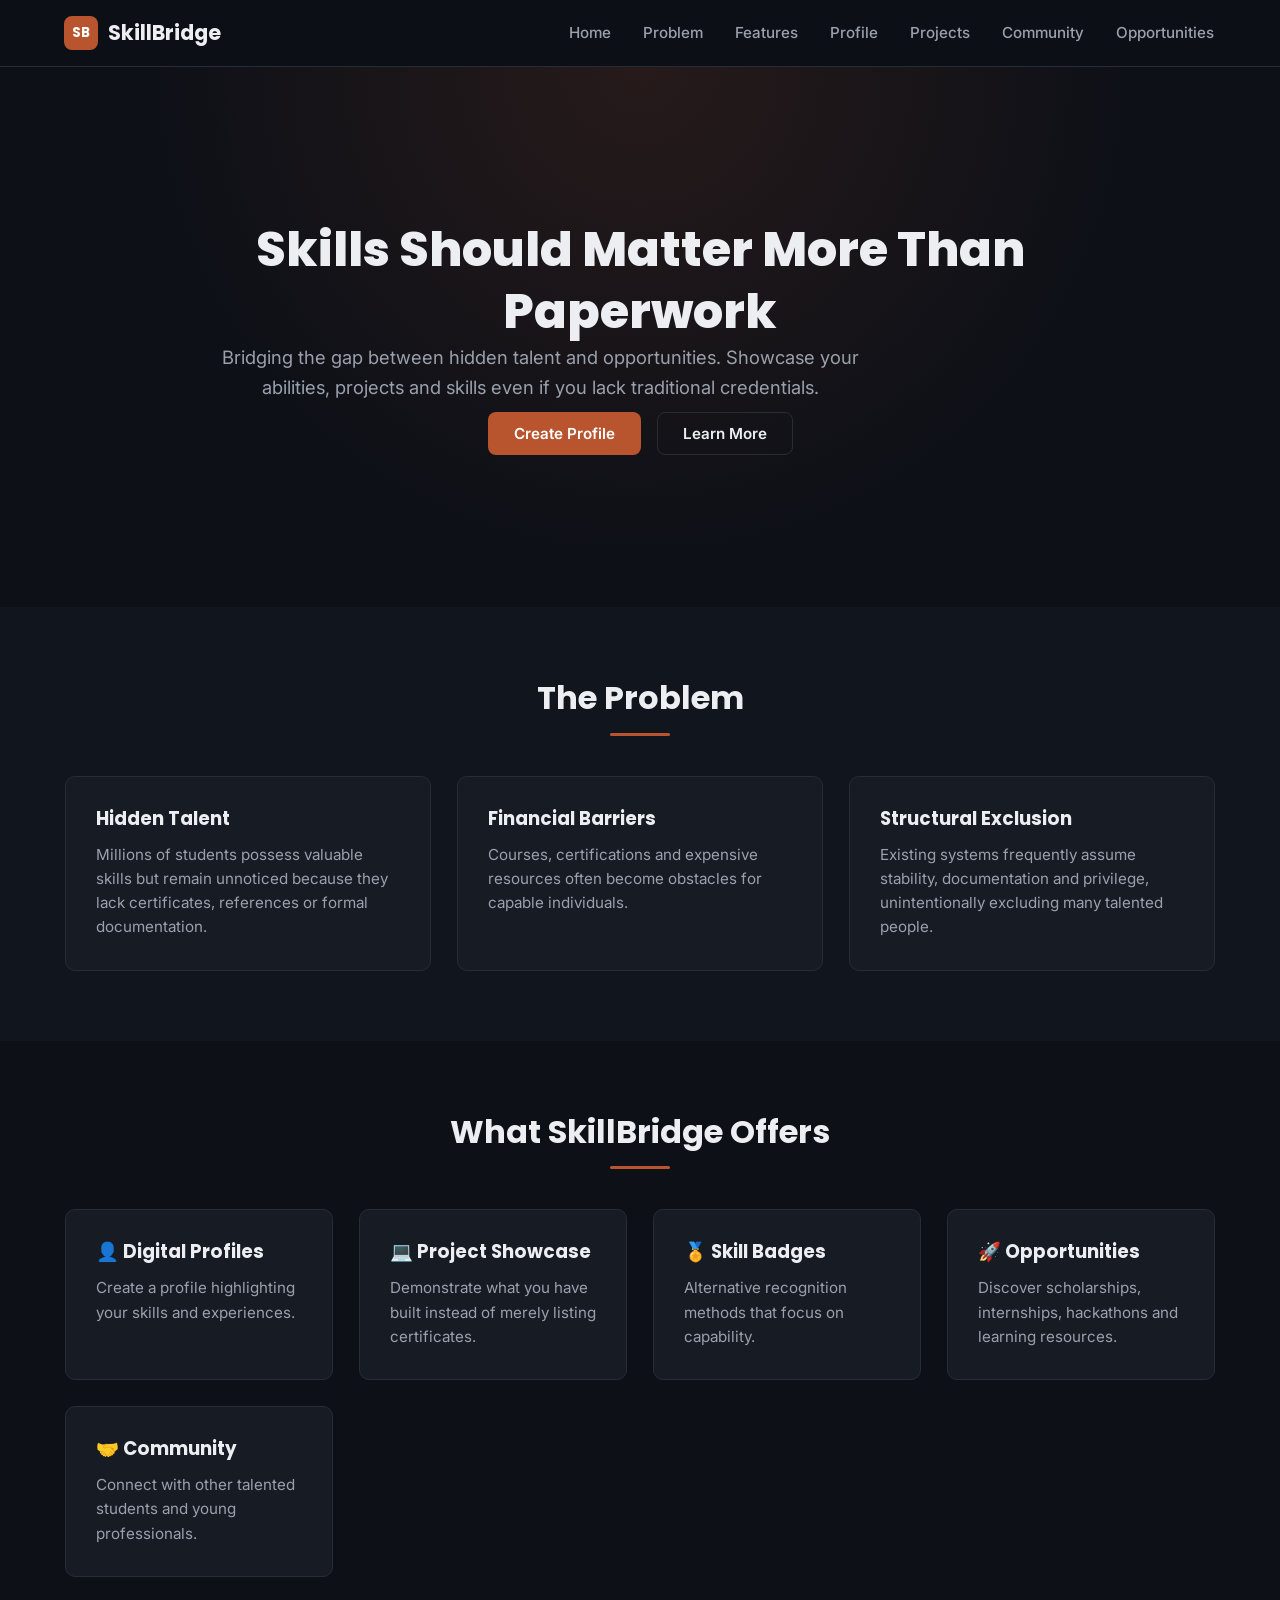
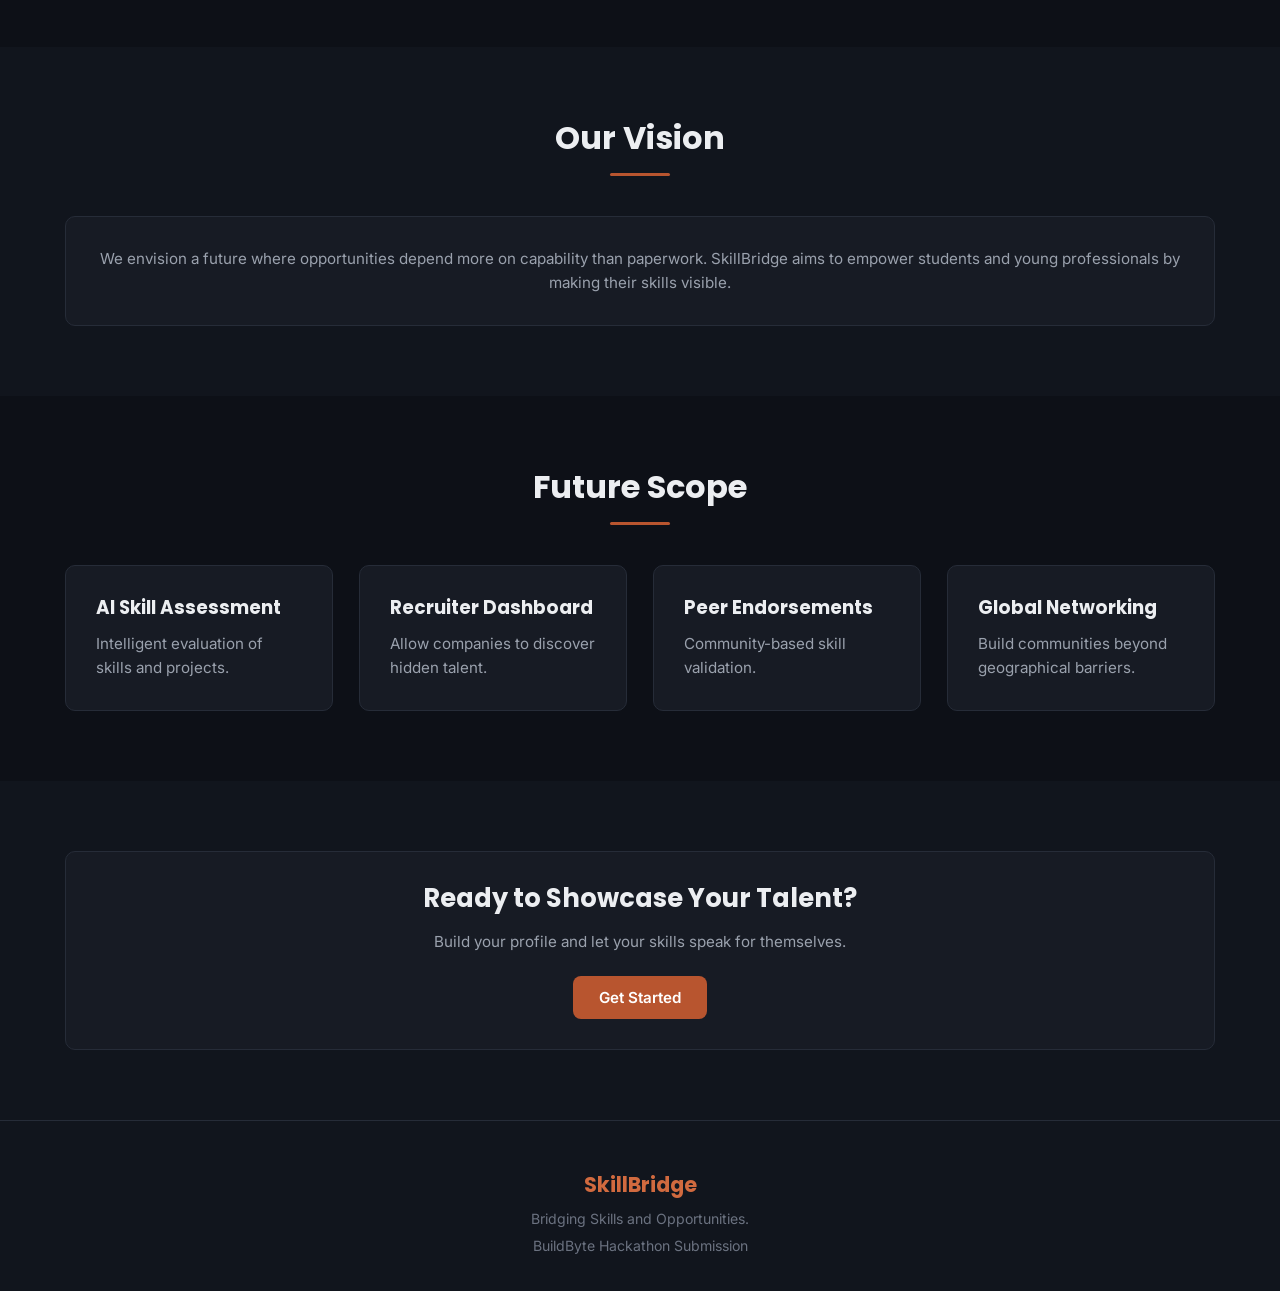
<file: index.html>
<!DOCTYPE html>
<html lang="en">
<head>
    <meta charset="UTF-8">
    <meta name="viewport" content="width=device-width, initial-scale=1.0">
    <title>SkillBridge</title>

    <link rel="stylesheet" href="style.css">
</head>
<body>

    <!-- ================= NAVBAR ================= -->

    <nav id="navbar">

        <div class="logo">
            SkillBridge
        </div>

        <ul class="nav-links">

            <li><a href="#home">Home</a></li>

            <li><a href="#problem">Problem</a></li>

            <li><a href="#features">Features</a></li>

            <li><a href="profile.html">Profile</a></li>

            <li><a href="projects.html">Projects</a></li>

            <li><a href="community.html">Community</a></li>

            <li><a href="opportunities.html">Opportunities</a></li>

        </ul>

    </nav>


    <!-- ================= HERO ================= -->

    <section id="home" class="hero">

        <div class="hero-content">

            <h1 class="hero-title">
                Skills Should Matter More Than Paperwork
            </h1>

            <p class="hero-subtitle">

                Bridging the gap between hidden talent and opportunities.
                Showcase your abilities, projects and skills even if you
                lack traditional credentials.

            </p>

            <div class="hero-buttons">

                <a href="profile.html">
                    <button class="primary-btn">
                        Create Profile
                    </button>
                </a>

                <a href="#features">
                    <button class="secondary-btn">
                        Learn More
                    </button>
                </a>

            </div>

        </div>

    </section>



    <!-- ================= PROBLEM SECTION ================= -->

    <section id="problem">

        <h2 class="section-title">
            The Problem
        </h2>

        <div class="problem-container">

            <div class="card">

                <h3>Hidden Talent</h3>

                <p>

                    Millions of students possess valuable skills but
                    remain unnoticed because they lack certificates,
                    references or formal documentation.

                </p>

            </div>


            <div class="card">

                <h3>Financial Barriers</h3>

                <p>

                    Courses, certifications and expensive resources
                    often become obstacles for capable individuals.

                </p>

            </div>


            <div class="card">

                <h3>Structural Exclusion</h3>

                <p>

                    Existing systems frequently assume stability,
                    documentation and privilege, unintentionally
                    excluding many talented people.

                </p>

            </div>

        </div>

    </section>



    <!-- ================= FEATURES ================= -->

    <section id="features">

        <h2 class="section-title">

            What SkillBridge Offers

        </h2>

        <div class="features-container">

            <div class="card">

                <h3>👤 Digital Profiles</h3>

                <p>

                    Create a profile highlighting your skills and
                    experiences.

                </p>

            </div>


            <div class="card">

                <h3>💻 Project Showcase</h3>

                <p>

                    Demonstrate what you have built instead of merely
                    listing certificates.

                </p>

            </div>


            <div class="card">

                <h3>🏅 Skill Badges</h3>

                <p>

                    Alternative recognition methods that focus on
                    capability.

                </p>

            </div>


            <div class="card">

                <h3>🚀 Opportunities</h3>

                <p>

                    Discover scholarships, internships, hackathons and
                    learning resources.

                </p>

            </div>


            <div class="card">

                <h3>🤝 Community</h3>

                <p>

                    Connect with other talented students and young
                    professionals.

                </p>

            </div>

        </div>

    </section>



    <!-- ================= IMPACT SECTION ================= -->

    <section id="impact">

        <h2 class="section-title">

            Our Vision

        </h2>

        <div class="card">

            <p>

                We envision a future where opportunities depend more
                on capability than paperwork.

                SkillBridge aims to empower students and young
                professionals by making their skills visible.

            </p>

        </div>

    </section>



    <!-- ================= FUTURE SCOPE ================= -->

    <section id="future">

        <h2 class="section-title">

            Future Scope

        </h2>

        <div class="features-container">

            <div class="card">

                <h3>AI Skill Assessment</h3>

                <p>

                    Intelligent evaluation of skills and projects.

                </p>

            </div>


            <div class="card">

                <h3>Recruiter Dashboard</h3>

                <p>

                    Allow companies to discover hidden talent.

                </p>

            </div>


            <div class="card">

                <h3>Peer Endorsements</h3>

                <p>

                    Community-based skill validation.

                </p>

            </div>


            <div class="card">

                <h3>Global Networking</h3>

                <p>

                    Build communities beyond geographical barriers.

                </p>

            </div>

        </div>

    </section>



    <!-- ================= CALL TO ACTION ================= -->

    <section id="cta">

        <div class="card">

            <h2>

                Ready to Showcase Your Talent?

            </h2>

            <p>

                Build your profile and let your skills speak for
                themselves.

            </p>

            <a href="profile.html">

                <button class="primary-btn">

                    Get Started

                </button>

            </a>

        </div>

    </section>



    <!-- ================= FOOTER ================= -->

    <footer id="footer">

        <h3>

            SkillBridge

        </h3>

        <p>

            Bridging Skills and Opportunities.

        </p>

        <p>

            BuildByte Hackathon Submission
        </p>

    </footer>


    <script src="script.js"></script>

</body>
</html>
</file>
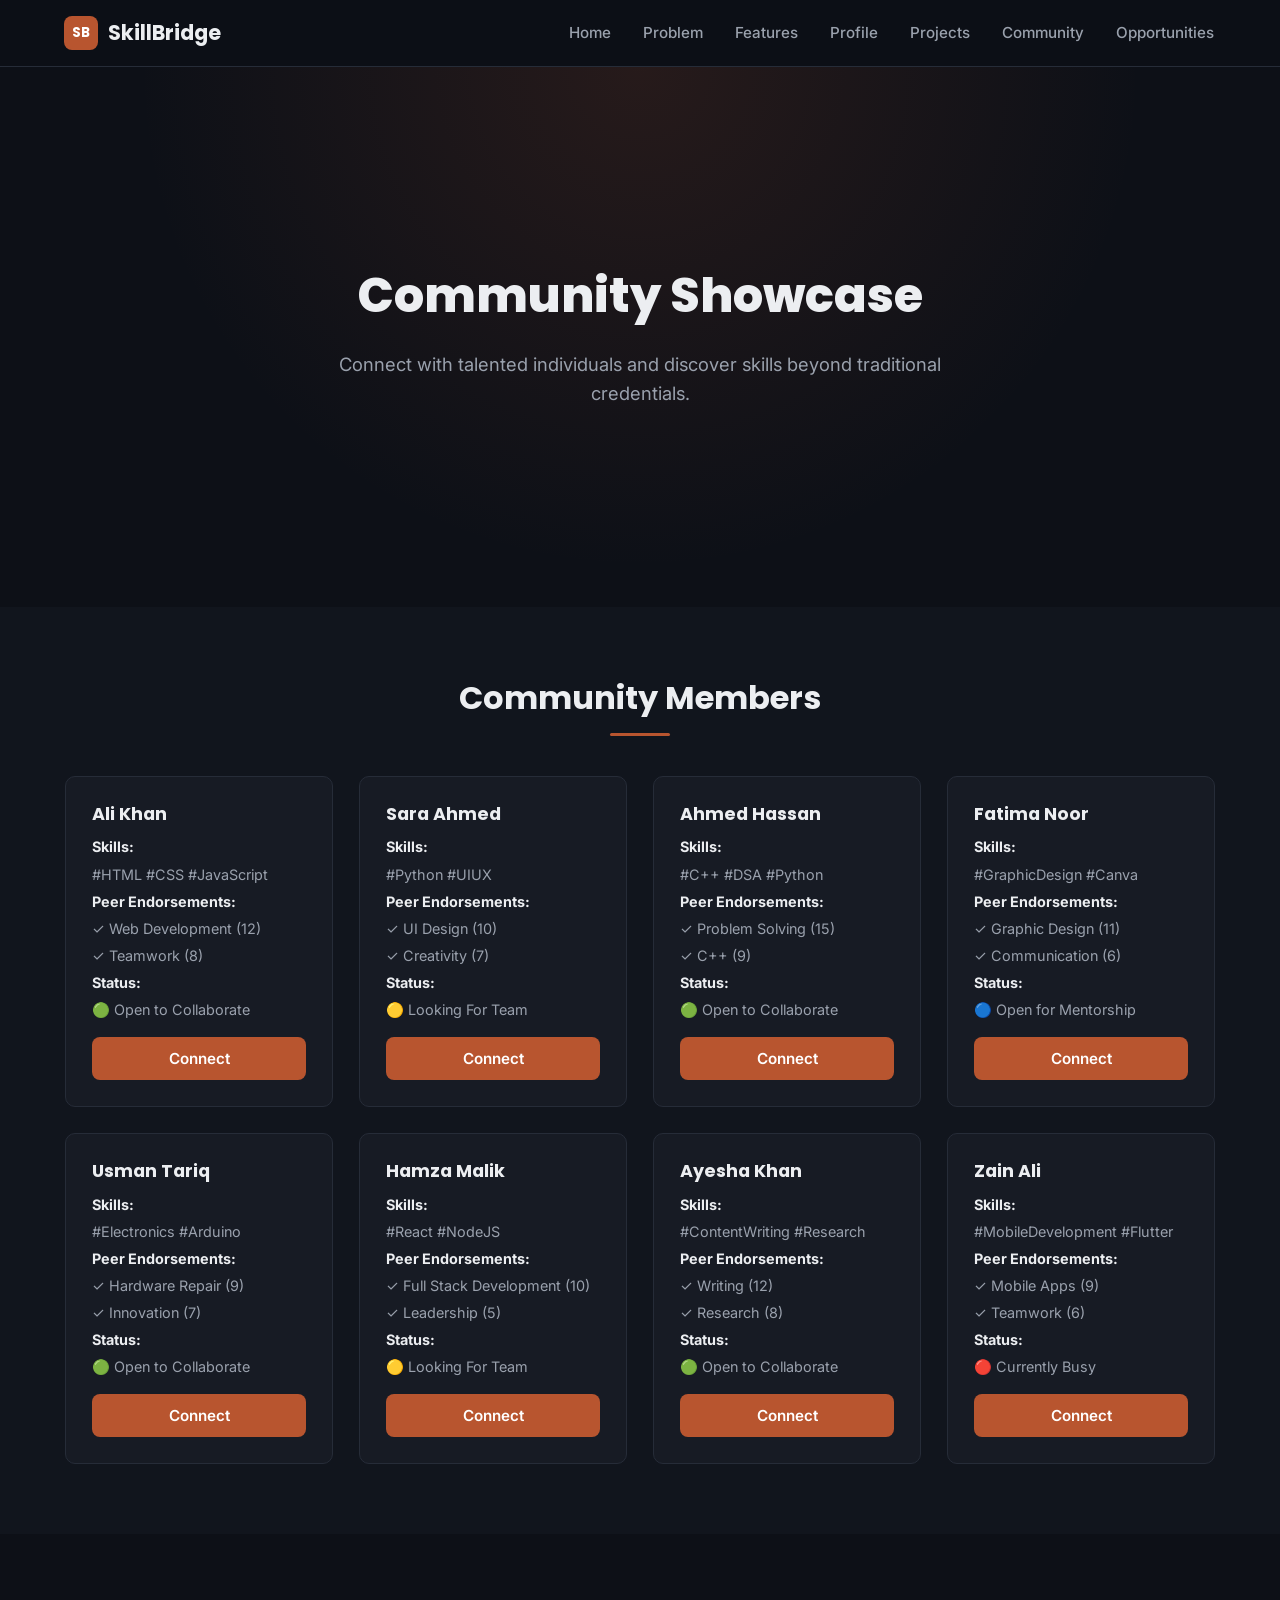
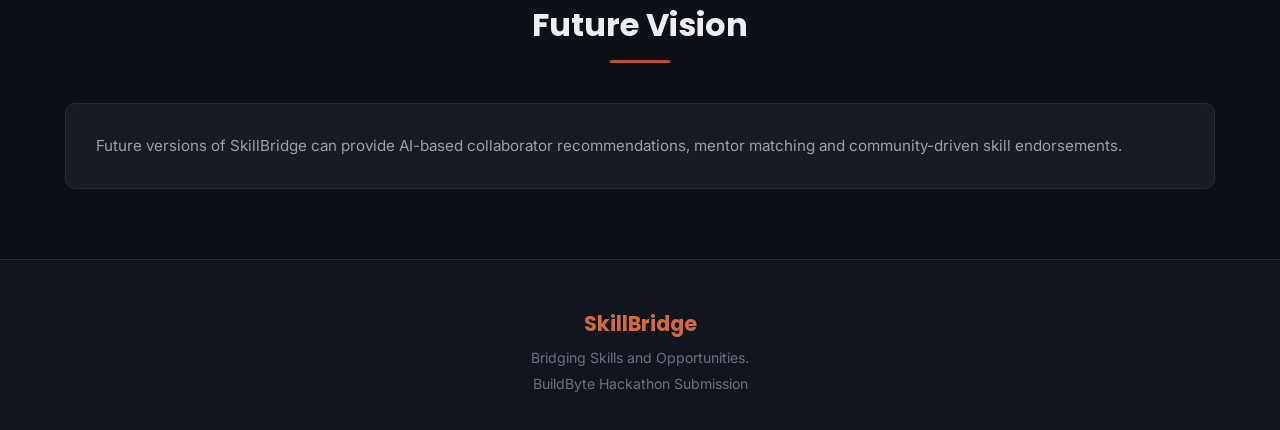
<file: community.html>
<!DOCTYPE html>
<html lang="en">
<head>
    <meta charset="UTF-8">
    <meta name="viewport" content="width=device-width, initial-scale=1.0">
    <title>SkillBridge | Community</title>

    <link rel="stylesheet" href="style.css">
</head>
<body>

    <!-- ================= NAVBAR ================= -->

    <nav id="navbar">

        <div class="logo">
            SkillBridge
        </div>

        <ul class="nav-links">

            <li><a href="index.html">Home</a></li>

            <li><a href="index.html#problem">Problem</a></li>

            <li><a href="index.html#features">Features</a></li>

            <li><a href="profile.html">Profile</a></li>

            <li><a href="projects.html">Projects</a></li>

            <li><a href="community.html">Community</a></li>

            <li><a href="opportunities.html">Opportunities</a></li>

        </ul>

    </nav>


    <!-- ================= HERO ================= -->

    <section class="hero">

        <h1 class="hero-title">

            Community Showcase

        </h1>

        <p class="hero-subtitle">

            Connect with talented individuals and discover skills
            beyond traditional credentials.

        </p>

    </section>


    <!-- ================= COMMUNITY ================= -->

    <section id="community">

        <h2 class="section-title">

            Community Members

        </h2>

        <div id="community-container">

            <!-- CARD 1 -->

            <div class="community-card">

                <h3>Ali Khan</h3>

                <p><strong>Skills:</strong></p>

                <p>#HTML #CSS #JavaScript</p>

                <p><strong>Peer Endorsements:</strong></p>

                <p>✓ Web Development (12)</p>
                <p>✓ Teamwork (8)</p>

                <p><strong>Status:</strong></p>

                <p>🟢 Open to Collaborate</p>

                <button class="connect-btn">

                    Connect

                </button>

            </div>


            <!-- CARD 2 -->

            <div class="community-card">

                <h3>Sara Ahmed</h3>

                <p><strong>Skills:</strong></p>

                <p>#Python #UIUX</p>

                <p><strong>Peer Endorsements:</strong></p>

                <p>✓ UI Design (10)</p>
                <p>✓ Creativity (7)</p>

                <p><strong>Status:</strong></p>

                <p>🟡 Looking For Team</p>

                <button class="connect-btn">

                    Connect

                </button>

            </div>


            <!-- CARD 3 -->

            <div class="community-card">

                <h3>Ahmed Hassan</h3>

                <p><strong>Skills:</strong></p>

                <p>#C++ #DSA #Python</p>

                <p><strong>Peer Endorsements:</strong></p>

                <p>✓ Problem Solving (15)</p>
                <p>✓ C++ (9)</p>

                <p><strong>Status:</strong></p>

                <p>🟢 Open to Collaborate</p>

                <button class="connect-btn">

                    Connect

                </button>

            </div>


            <!-- CARD 4 -->

            <div class="community-card">

                <h3>Fatima Noor</h3>

                <p><strong>Skills:</strong></p>

                <p>#GraphicDesign #Canva</p>

                <p><strong>Peer Endorsements:</strong></p>

                <p>✓ Graphic Design (11)</p>
                <p>✓ Communication (6)</p>

                <p><strong>Status:</strong></p>

                <p>🔵 Open for Mentorship</p>

                <button class="connect-btn">

                    Connect

                </button>

            </div>


            <!-- CARD 5 -->

            <div class="community-card">

                <h3>Usman Tariq</h3>

                <p><strong>Skills:</strong></p>

                <p>#Electronics #Arduino</p>

                <p><strong>Peer Endorsements:</strong></p>

                <p>✓ Hardware Repair (9)</p>
                <p>✓ Innovation (7)</p>

                <p><strong>Status:</strong></p>

                <p>🟢 Open to Collaborate</p>

                <button class="connect-btn">

                    Connect

                </button>

            </div>


            <!-- CARD 6 -->

            <div class="community-card">

                <h3>Hamza Malik</h3>

                <p><strong>Skills:</strong></p>

                <p>#React #NodeJS</p>

                <p><strong>Peer Endorsements:</strong></p>

                <p>✓ Full Stack Development (10)</p>
                <p>✓ Leadership (5)</p>

                <p><strong>Status:</strong></p>

                <p>🟡 Looking For Team</p>

                <button class="connect-btn">

                    Connect

                </button>

            </div>


            <!-- CARD 7 -->

            <div class="community-card">

                <h3>Ayesha Khan</h3>

                <p><strong>Skills:</strong></p>

                <p>#ContentWriting #Research</p>

                <p><strong>Peer Endorsements:</strong></p>

                <p>✓ Writing (12)</p>
                <p>✓ Research (8)</p>

                <p><strong>Status:</strong></p>

                <p>🟢 Open to Collaborate</p>

                <button class="connect-btn">

                    Connect

                </button>

            </div>


            <!-- CARD 8 -->

            <div class="community-card">

                <h3>Zain Ali</h3>

                <p><strong>Skills:</strong></p>

                <p>#MobileDevelopment #Flutter</p>

                <p><strong>Peer Endorsements:</strong></p>

                <p>✓ Mobile Apps (9)</p>
                <p>✓ Teamwork (6)</p>

                <p><strong>Status:</strong></p>

                <p>🔴 Currently Busy</p>

                <button class="connect-btn">

                    Connect

                </button>

            </div>

        </div>

    </section>


    <!-- ================= FUTURE SCOPE ================= -->

    <section id="future">

        <h2 class="section-title">

            Future Vision

        </h2>

        <div class="card">

            <p>

                Future versions of SkillBridge can provide
                AI-based collaborator recommendations,
                mentor matching and community-driven
                skill endorsements.

            </p>

        </div>

    </section>


    <!-- ================= FOOTER ================= -->

    <footer id="footer">

        <h3>

            SkillBridge

        </h3>

        <p>

            Bridging Skills and Opportunities.

        </p>

        <p>

            BuildByte Hackathon Submission

        </p>

    </footer>

    <script src="script.js"></script>
    
    <script>

        const buttons =
            document.querySelectorAll(".connect-btn");

        buttons.forEach(button => {

            button.addEventListener("click", function(){

                this.innerText = "Connected ✓";

                this.disabled = true;

                this.style.opacity = "0.6";

                this.style.cursor = "not-allowed";

            });

        });

    </script>

</body>
</html>
</file>
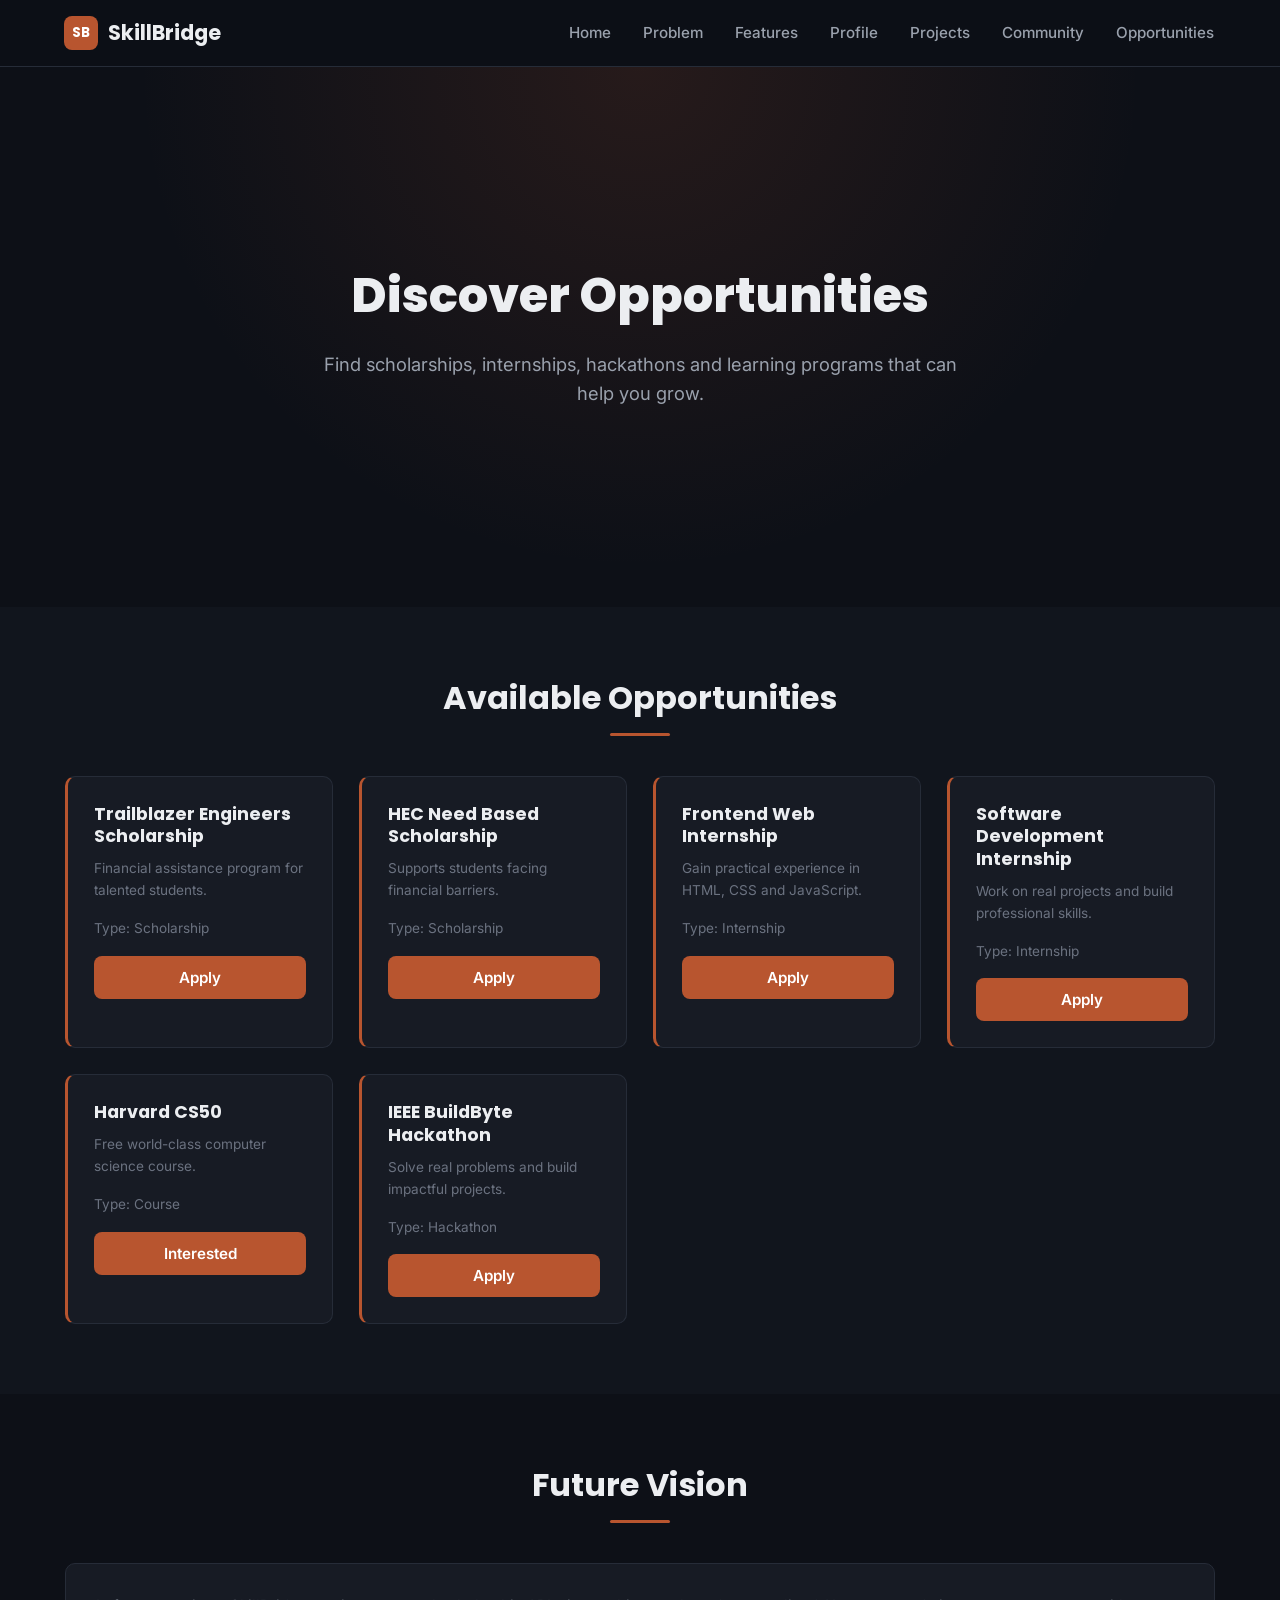
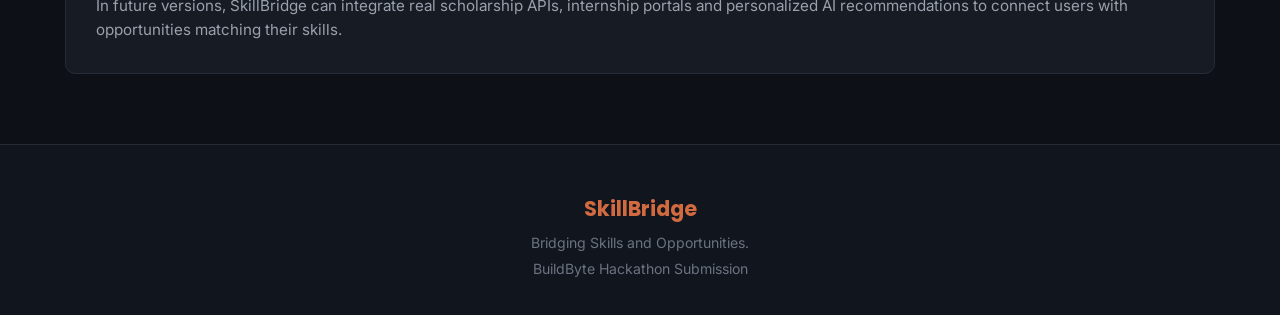
<file: opportunities.html>
<!DOCTYPE html>
<html lang="en">
<head>
    <meta charset="UTF-8">
    <meta name="viewport" content="width=device-width, initial-scale=1.0">
    <title>SkillBridge | Opportunities</title>

    <link rel="stylesheet" href="style.css">
</head>
<body>

    <!-- ================= NAVBAR ================= -->

    <nav id="navbar">

        <div class="logo">
            SkillBridge
        </div>

        <ul class="nav-links">

            <li><a href="index.html">Home</a></li>

            <li><a href="index.html#problem">Problem</a></li>

            <li><a href="index.html#features">Features</a></li>

            <li><a href="profile.html">Profile</a></li>

            <li><a href="projects.html">Projects</a></li>

            <li><a href="community.html">Community</a></li>

            <li><a href="opportunities.html">Opportunities</a></li>

        </ul>

    </nav>


    <!-- ================= HERO ================= -->

    <section class="hero">

        <h1 class="hero-title">
            Discover Opportunities
        </h1>

        <p class="hero-subtitle">

            Find scholarships, internships, hackathons and learning
            programs that can help you grow.

        </p>

    </section>


    <!-- ================= OPPORTUNITIES ================= -->

    <section id="opportunities">

        <h2 class="section-title">
            Available Opportunities
        </h2>

        <div id="opportunities-container">


            <!-- Scholarship 1 -->

            <div class="opportunity-card">

                <h3 class="opportunity-title">
                    Trailblazer Engineers Scholarship
                </h3>

                <p class="opportunity-description">
                    Financial assistance program for talented students.
                </p>

                <p>
                    Type: Scholarship
                </p>

                <button class="apply-btn">
                    Apply
                </button>

            </div>


            <!-- Scholarship 2 -->

            <div class="opportunity-card">

                <h3 class="opportunity-title">
                    HEC Need Based Scholarship
                </h3>

                <p class="opportunity-description">
                    Supports students facing financial barriers.
                </p>

                <p>
                    Type: Scholarship
                </p>

                <button class="apply-btn">
                    Apply
                </button>

            </div>



            <!-- Internship 1 -->

            <div class="opportunity-card">

                <h3 class="opportunity-title">
                    Frontend Web Internship
                </h3>

                <p class="opportunity-description">
                    Gain practical experience in HTML, CSS and JavaScript.
                </p>

                <p>
                    Type: Internship
                </p>

                <button class="apply-btn">
                    Apply
                </button>

            </div>



            <!-- Internship 2 -->

            <div class="opportunity-card">

                <h3 class="opportunity-title">
                    Software Development Internship
                </h3>

                <p class="opportunity-description">
                    Work on real projects and build professional skills.
                </p>

                <p>
                    Type: Internship
                </p>

                <button class="apply-btn">
                    Apply
                </button>

            </div>



            <!-- Learning Opportunity -->

            <div class="opportunity-card">

                <h3 class="opportunity-title">
                    Harvard CS50
                </h3>

                <p class="opportunity-description">
                    Free world-class computer science course.
                </p>

                <p>
                    Type: Course
                </p>

                <button class="apply-btn">
                    Interested
                </button>

            </div>



            <!-- Hackathon -->

            <div class="opportunity-card">

                <h3 class="opportunity-title">
                    IEEE BuildByte Hackathon
                </h3>

                <p class="opportunity-description">
                    Solve real problems and build impactful projects.
                </p>

                <p>
                    Type: Hackathon
                </p>

                <button class="apply-btn">
                    Apply
                </button>

            </div>

        </div>

    </section>



    <!-- ================= FUTURE VISION ================= -->

    <section id="future">

        <h2 class="section-title">

            Future Vision

        </h2>

        <div class="card">

            <p>

                In future versions, SkillBridge can integrate real
                scholarship APIs, internship portals and personalized
                AI recommendations to connect users with opportunities
                matching their skills.

            </p>

        </div>

    </section>



    <!-- ================= FOOTER ================= -->

    <footer id="footer">

        <h3>
            SkillBridge
        </h3>

        <p>
            Bridging Skills and Opportunities.
        </p>
        
        <p>

            BuildByte Hackathon Submission
        </p>

    </footer>



    <!-- ================= SCRIPT ================= -->

    <script src="script.js"></script>

    <script>

        const buttons =
            document.querySelectorAll(".apply-btn");

        buttons.forEach(button => {

            button.addEventListener("click", function(){

                this.innerText = "Applied ✓";

                this.disabled = true;

                this.style.opacity = "0.6";

                this.style.cursor = "not-allowed";

            });

        });

    </script>

</body>
</html>
</file>
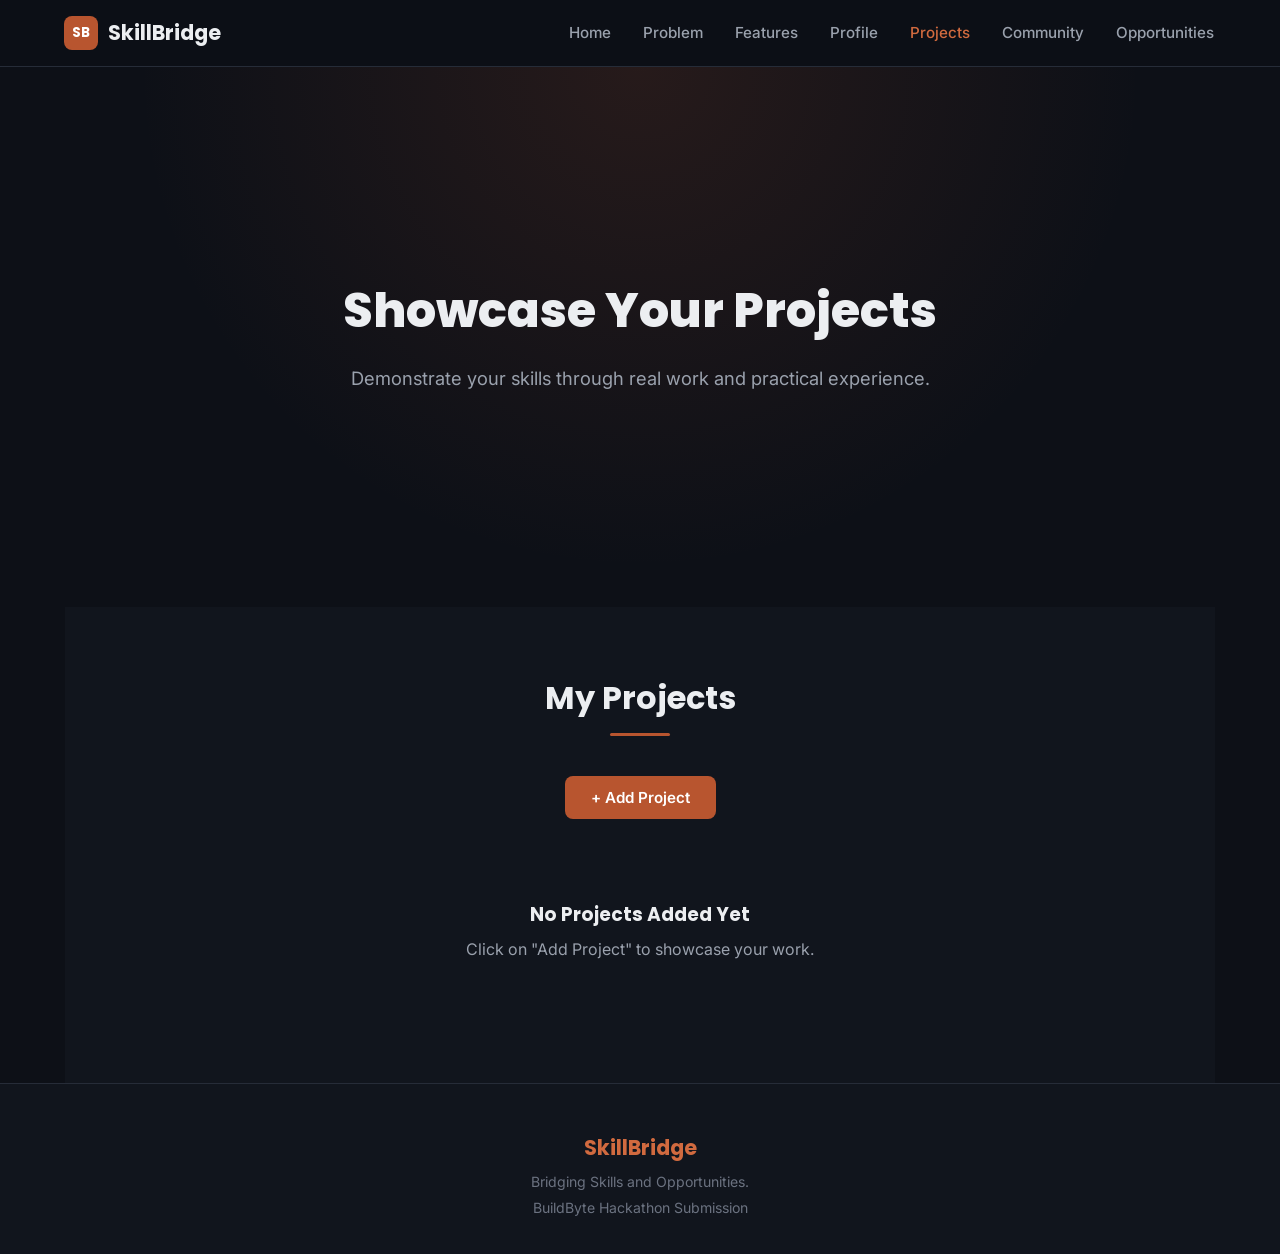
<file: projects.html>
<!DOCTYPE html>
<html lang="en">

<head>

    <meta charset="UTF-8">

    <meta name="viewport"
          content="width=device-width, initial-scale=1.0">

    <title>SkillBridge | Projects</title>

    <link rel="stylesheet" href="style.css">

</head>

<body>

    <!-- ================= NAVBAR ================= -->

    <nav id="navbar">

        <div class="logo">

            SkillBridge

        </div>

        <ul class="nav-links">

            <li><a href="index.html">Home</a></li>

            <li><a href="index.html#problem">Problem</a></li>

            <li><a href="index.html#features">Features</a></li>

            <li><a href="profile.html">Profile</a></li>

            <li><a href="projects.html"
                   class="active">Projects</a></li>

            <li><a href="community.html">Community</a></li>

            <li><a href="opportunities.html">Opportunities</a></li>

        </ul>

    </nav>


    <!-- ================= HERO ================= -->

    <section class="hero">

        <h1 class="hero-title">

            Showcase Your Projects

        </h1>

        <p class="hero-subtitle">

            Demonstrate your skills through real work and practical experience.

        </p>

    </section>



    <!-- ================= PROJECTS SECTION ================= -->

    <section id="projects-section">

        <h2 class="section-title">

            My Projects

        </h2>


        <!-- Add Project Button -->

        <div class="projects-actions">

            <button id="add-project-btn"
                    class="btn primary-btn">

                + Add Project

            </button>

        </div>



        <!-- ================= PROJECT FORM ================= -->

        <!-- Hidden initially -->

        <div id="project-form-container"
            style="display:none;">

            <div class="project-form">

                <h3>

                    Add New Project

                </h3>


                <div class="form-group">

                    <label for="project-title">

                        Project Title

                    </label>

                    <input type="text"
                           id="project-title"
                           placeholder="Library Management System">

                </div>



                <div class="form-group">

                    <label for="project-description">

                        Description

                    </label>

                    <textarea id="project-description"
                              rows="5"
                              placeholder="Describe your project..."></textarea>

                </div>



                <div class="form-group">

                    <label for="project-technologies">

                        Technologies Used

                    </label>

                    <input type="text"
                           id="project-technologies"
                           placeholder="C++, HTML, CSS">

                </div>



                <div class="form-group">

                    <label for="project-type">

                        Project Type

                    </label>

                    <select id="project-type">

                        <option value="Academic">

                            Academic

                        </option>

                        <option value="Personal">

                            Personal

                        </option>

                        <option value="Hackathon">

                            Hackathon

                        </option>

                        <option value="Freelance">

                            Freelance

                        </option>

                    </select>

                </div>



                <div class="form-group">

                    <label for="project-status">

                        Status

                    </label>

                    <select id="project-status">

                        <option value="Completed">

                            Completed

                        </option>

                        <option value="In Progress">

                            In Progress

                        </option>

                    </select>

                </div>



                <div class="form-group">

                    <label for="project-link">

                        Project Link (Optional)

                    </label>

                    <input type="url"
                           id="project-link"
                           placeholder="GitHub / Demo Link">

                </div>



                <div class="form-buttons">

                    <button id="save-project-btn"
                            class="btn primary-btn">

                        Save Project

                    </button>


                    <button id="cancel-project-btn"
                            class="btn secondary-btn">

                        Cancel

                    </button>

                </div>

            </div>

        </div>



        <!-- ================= EMPTY MESSAGE ================= -->

        <div id="no-projects-message">

            <h3>

                No Projects Added Yet

            </h3>

            <p>

                Click on "Add Project" to showcase your work.

            </p>

        </div>



        <!-- ================= PROJECTS CONTAINER ================= -->

        <!-- Project cards will be injected here using JS -->

        <div id="projects-container">

        </div>

    </section>



    <!-- ================= FOOTER ================= -->

    <footer id="footer">

        <h3>

            SkillBridge

        </h3>

        <p>

            Bridging Skills and Opportunities.

        </p>

        <p>

            BuildByte Hackathon Submission

        </p>

    </footer>


    <script src="script.js"></script>

</body>

</html>
</file>
<file: style.css>
/* =========================================================
   SkillBridge — Global Stylesheet
   Theme: Dark (near-black / deep blue) + warm rust-brown accent
   Fonts: Poppins (headings) + Inter (body text)
   Notes for beginners:
   - Everything is plain CSS: flexbox + grid, no frameworks.
   - Colors are stored once as variables (:root) so the whole
     site stays consistent — change them here, they update
     everywhere.
   ========================================================= */

@import url('https://fonts.googleapis.com/css2?family=Poppins:wght@500;600;700;800&family=Inter:wght@400;500;600&display=swap');

/* ---------- 1. Variables (colors, fonts, spacing) ---------- */

:root {
  /* Backgrounds */
  --bg-main: #0d1017;        /* page background — near black, hint of blue */
  --bg-alt: #11151d;         /* alternating section background */
  --bg-card: #171b24;        /* cards, forms */
  --bg-card-hover: #1c212c;

  /* Borders / dividers */
  --border-color: #262c38;

  /* Accent (rust / brown) */
  --accent: #b8552f;
  --accent-hover: #d16a3f;
  --accent-soft: rgba(184, 85, 47, 0.15);

  /* Text */
  --text-main: #eceef1;
  --text-muted: #9aa1ad;
  --text-faint: #6b7280;

  /* Status colors used in badges/community (kept simple) */
  --success: #4caf7d;

  /* Fonts */
  --font-heading: 'Poppins', sans-serif;
  --font-body: 'Inter', sans-serif;

  /* Layout */
  --max-width: 1150px;
  --radius: 10px;
  --transition: 0.2s ease;
}

/* ---------- 2. Reset ---------- */

* {
  margin: 0;
  padding: 0;
  box-sizing: border-box;
}

html {
  scroll-behavior: smooth;
}

body {
  background-color: var(--bg-main);
  color: var(--text-main);
  font-family: var(--font-body);
  line-height: 1.6;
  width: 100%;
  overflow-x: hidden; /* stops any accidental horizontal scroll on mobile */
}

h1, h2, h3 {
  font-family: var(--font-heading);
  color: var(--text-main);
  line-height: 1.3;
}

a {
  text-decoration: none;
  color: inherit;
}

ul {
  list-style: none;
}

img {
  max-width: 100%;
  display: block;
}

button {
  font-family: var(--font-body);
  cursor: pointer;
  border: none;
  outline: none;
}

/* A shared "content box" so every section lines up the same way
   and nothing sticks to just the left or right edge on mobile. */
section {
  width: 100%;
  padding: 70px 20px;
}

section:nth-of-type(even) {
  background-color: var(--bg-alt);
}

.section-title {
  text-align: center;
  font-size: 2rem;
  font-weight: 700;
  margin-bottom: 40px;
  position: relative;
}

/* small accent underline under every section title */
.section-title::after {
  content: "";
  display: block;
  width: 60px;
  height: 3px;
  background-color: var(--accent);
  margin: 14px auto 0;
  border-radius: 2px;
}

/* ---------- 3. Navbar ---------- */

#navbar {
  position: sticky;
  top: 0;
  z-index: 100;
  display: flex;
  align-items: center;
  justify-content: space-between;
  flex-wrap: wrap;
  width: 100%;
  padding: 16px 5%;
  background-color: rgba(13, 16, 23, 0.95);
  backdrop-filter: blur(6px);
  border-bottom: 1px solid var(--border-color);
}

/* Logo placeholder — replace text with an <img> later.
   Until then, a small rounded accent tile stands in for the
   logo mark so the spot is visually reserved. */
.logo {
  display: flex;
  align-items: center;
  gap: 10px;
  font-family: var(--font-heading);
  font-size: 1.3rem;
  font-weight: 700;
  color: var(--text-main);
}

.logo::before {
  content: "SB";
  display: flex;
  align-items: center;
  justify-content: center;
  width: 34px;
  height: 34px;
  border-radius: 8px;
  background-color: var(--accent);
  color: #fff;
  font-size: 0.85rem;
  font-weight: 700;
  flex-shrink: 0;
}

.nav-links {
  display: flex;
  flex-wrap: wrap;
  gap: 28px;
}

.nav-links a {
  font-size: 0.95rem;
  font-weight: 500;
  color: var(--text-muted);
  transition: color var(--transition);
  padding: 6px 2px;
}

.nav-links a:hover,
.nav-links a.active {
  color: var(--accent-hover);
}

/* ---------- 4. Buttons (shared across every page) ---------- */

.primary-btn,
.btn.primary-btn,
#create-profile-btn,
#save-project-btn,
#add-project-btn,
.apply-btn,
.connect-btn,
.badge-btn {
  background-color: var(--accent);
  color: #fff;
  font-weight: 600;
  font-size: 0.95rem;
  padding: 12px 26px;
  border-radius: 8px;
  transition: background-color var(--transition), transform var(--transition);
}

.primary-btn:hover,
.btn.primary-btn:hover,
#create-profile-btn:hover,
#save-project-btn:hover,
#add-project-btn:hover,
.apply-btn:hover:not(:disabled),
.connect-btn:hover:not(:disabled),
.badge-btn:hover {
  background-color: var(--accent-hover);
  transform: translateY(-2px);
}

.secondary-btn,
.btn.secondary-btn,
#cancel-project-btn {
  background-color: transparent;
  color: var(--text-main);
  font-weight: 600;
  font-size: 0.95rem;
  padding: 11px 25px;
  border: 1.5px solid var(--border-color);
  border-radius: 8px;
  transition: border-color var(--transition), color var(--transition);
}

.secondary-btn:hover,
.btn.secondary-btn:hover,
#cancel-project-btn:hover {
  border-color: var(--accent);
  color: var(--accent-hover);
}

/* Buttons after being clicked (e.g. "Applied ✓", "Connected ✓") */
.apply-btn:disabled,
.connect-btn:disabled {
  background-color: var(--bg-card-hover);
  color: var(--text-faint);
}

/* ---------- 5. Hero section (all pages) ---------- */

.hero {
  min-height: 60vh;
  display: flex;
  flex-direction: column;
  align-items: center;
  justify-content: center;
  text-align: center;
  padding: 90px 20px;
  gap: 22px;
  background:
    radial-gradient(circle at 50% 0%, var(--accent-soft), transparent 60%),
    var(--bg-main);
}

.hero-title {
  font-size: clamp(1.8rem, 4vw, 3rem);
  font-weight: 800;
  max-width: 850px;
}

.hero-subtitle {
  font-size: clamp(1rem, 1.5vw, 1.15rem);
  color: var(--text-muted);
  max-width: 650px;
}

.hero-buttons {
  display: flex;
  flex-wrap: wrap;
  justify-content: center;
  gap: 16px;
  margin-top: 10px;
}

/* ---------- 6. Card grids (problem / features / future / impact) ---------- */

.problem-container,
.features-container {
  display: grid;
  grid-template-columns: repeat(auto-fit, minmax(250px, 1fr));
  gap: 26px;
  max-width: var(--max-width);
  margin: 0 auto;
}

.card {
  background-color: var(--bg-card);
  border: 1px solid var(--border-color);
  border-radius: var(--radius);
  padding: 30px;
  max-width: var(--max-width);
  margin: 0 auto;
  transition: border-color var(--transition), transform var(--transition);
}

.problem-container .card,
.features-container .card {
  margin: 0;
}

.card:hover {
  border-color: var(--accent);
  transform: translateY(-3px);
}

.card h3 {
  font-size: 1.15rem;
  margin-bottom: 12px;
}

.card p {
  color: var(--text-muted);
  font-size: 0.95rem;
}

#impact .card,
#cta .card {
  text-align: center;
}

#cta .card h2 {
  margin-bottom: 14px;
  font-size: 1.6rem;
}

#cta .card p {
  margin-bottom: 22px;
}

/* ---------- 7. Community page ---------- */

#community-container {
  display: grid;
  grid-template-columns: repeat(auto-fit, minmax(260px, 1fr));
  gap: 26px;
  max-width: var(--max-width);
  margin: 0 auto;
}

.community-card {
  background-color: var(--bg-card);
  border: 1px solid var(--border-color);
  border-radius: var(--radius);
  padding: 26px;
  transition: border-color var(--transition), transform var(--transition);
}

.community-card:hover {
  border-color: var(--accent);
  transform: translateY(-3px);
}

.community-card h3 {
  font-size: 1.1rem;
  margin-bottom: 10px;
}

.community-card p {
  font-size: 0.9rem;
  color: var(--text-muted);
  margin-bottom: 4px;
}

.community-card strong {
  color: var(--text-main);
}

.community-card .connect-btn {
  display: block;
  width: 100%;
  margin-top: 16px;
  text-align: center;
}

/* ---------- 8. Opportunities page ---------- */

#opportunities-container {
  display: grid;
  grid-template-columns: repeat(auto-fit, minmax(260px, 1fr));
  gap: 26px;
  max-width: var(--max-width);
  margin: 0 auto;
}

.opportunity-card {
  background-color: var(--bg-card);
  border: 1px solid var(--border-color);
  border-left: 3px solid var(--accent);
  border-radius: var(--radius);
  padding: 26px;
  transition: transform var(--transition);
}

.opportunity-card:hover {
  transform: translateY(-3px);
}

.opportunity-title {
  font-size: 1.1rem;
  margin-bottom: 10px;
}

.opportunity-description {
  color: var(--text-muted);
  font-size: 0.92rem;
  margin-bottom: 10px;
}

.opportunity-card p {
  font-size: 0.85rem;
  color: var(--text-faint);
  margin-bottom: 16px;
}

.opportunity-card .apply-btn {
  width: 100%;
}

/* ---------- 9. Profile page ---------- */

#profile-setup,
#profile-dashboard {
  max-width: 700px;
  margin: 0 auto;
}

.profile-form,
.project-form {
  background-color: var(--bg-card);
  border: 1px solid var(--border-color);
  border-radius: var(--radius);
  padding: 34px;
  display: flex;
  flex-direction: column;
  gap: 20px;
}

.form-group {
  display: flex;
  flex-direction: column;
  gap: 8px;
  width: 100%;
}

.form-group label {
  font-size: 0.9rem;
  font-weight: 600;
  color: var(--text-muted);
}

.form-group input,
.form-group textarea,
.form-group select {
  background-color: var(--bg-main);
  border: 1px solid var(--border-color);
  border-radius: 8px;
  padding: 12px 14px;
  color: var(--text-main);
  font-family: var(--font-body);
  font-size: 0.95rem;
  width: 100%;
  transition: border-color var(--transition);
}

.form-group input:focus,
.form-group textarea:focus,
.form-group select:focus {
  border-color: var(--accent);
  outline: none;
}

.form-group input[type="file"] {
  padding: 8px;
  color: var(--text-muted);
}

#create-profile-btn {
  align-self: flex-start;
}

.profile-card {
  background-color: var(--bg-card);
  border: 1px solid var(--border-color);
  border-radius: var(--radius);
  padding: 36px;
  text-align: center;
  display: flex;
  flex-direction: column;
  align-items: center;
  gap: 10px;
}

#display-pic {
  width: 110px;
  height: 110px;
  border-radius: 50%;
  object-fit: cover;
  border: 3px solid var(--accent);
  margin-bottom: 10px;
}

#display-name {
  font-size: 1.4rem;
}

#display-university,
#display-bio {
  color: var(--text-muted);
  font-size: 0.95rem;
}

#display-skills {
  display: flex;
  flex-wrap: wrap;
  justify-content: center;
  gap: 8px;
  margin: 14px 0;
}

/* individual skill tag — JS likely adds a <span> per skill */
#display-skills span {
  background-color: var(--accent-soft);
  color: var(--accent-hover);
  font-size: 0.82rem;
  font-weight: 600;
  padding: 6px 14px;
  border-radius: 20px;
}

.profile-card .btn {
  margin-top: 6px;
}

/* Profile strength */

#profile-strength {
  background-color: var(--bg-card);
  border: 1px solid var(--border-color);
  border-radius: var(--radius);
  padding: 30px;
  text-align: center;
  margin-top: 26px;
}

#strength-percentage {
  font-size: 2.4rem;
  color: var(--accent-hover);
  margin: 8px 0;
}

#profile-strength p {
  color: var(--text-muted);
  font-size: 0.9rem;
}

/* Earned badges */

#earned-badges {
  margin-top: 26px;
  text-align: center;
}

#badges-container {
  display: flex;
  flex-wrap: wrap;
  justify-content: center;
  gap: 12px;
  margin-top: 16px;
}

#badges-container p {
  color: var(--text-faint);
}

/* Earn badges — quiz cards */

#earn-badges {
  margin-top: 40px;
}

#earn-badges .section-title {
  font-size: 1.6rem;
}

.badge-card {
  background-color: var(--bg-card);
  border: 1px solid var(--border-color);
  border-radius: var(--radius);
  padding: 24px;
  text-align: center;
  max-width: var(--max-width);
  margin: 0 auto 16px;
  transition: border-color var(--transition);
}

.badge-card:hover {
  border-color: var(--accent);
}

.badge-card h3 {
  font-size: 1.05rem;
  margin-bottom: 8px;
}

.badge-card p {
  color: var(--text-muted);
  font-size: 0.9rem;
  margin-bottom: 16px;
}

/* Quiz section */

#quiz-section {
  max-width: 700px;
  margin: 30px auto 0;
}

#quiz-section h2 {
  text-align: center;
  margin-bottom: 20px;
  font-size: 1.4rem;
}

#quiz-container {
  background-color: var(--bg-card);
  border: 1px solid var(--border-color);
  border-radius: var(--radius);
  padding: 26px;
  display: flex;
  flex-direction: column;
  gap: 16px;
}

/* ---------- 10. Projects page ---------- */

#projects-section {
  max-width: var(--max-width);
  margin: 0 auto;
}

.projects-actions {
  display: flex;
  justify-content: center;
  margin-bottom: 34px;
}

#project-form-container {
  max-width: 600px;
  margin: 0 auto 34px;
}

.form-buttons {
  display: flex;
  gap: 14px;
  flex-wrap: wrap;
}

#no-projects-message {
  text-align: center;
  color: var(--text-muted);
  padding: 50px 20px;
}

#no-projects-message h3 {
  margin-bottom: 10px;
  color: var(--text-main);
}

#projects-container {
  display: grid;
  grid-template-columns: repeat(auto-fit, minmax(280px, 1fr));
  gap: 26px;
}

/* Project cards get generated by JS inside #projects-container —
   this reuses the shared .card look so they still match the theme. */
#projects-container .card,
.project-card {
  background-color: var(--bg-card);
  border: 1px solid var(--border-color);
  border-radius: var(--radius);
  padding: 26px;
}

/* ---------- 11. Footer ---------- */

#footer {
  text-align: center;
  padding: 50px 20px 30px;
  border-top: 1px solid var(--border-color);
  background-color: var(--bg-alt);
}

#footer h3 {
  font-size: 1.3rem;
  margin-bottom: 10px;
  color: var(--accent-hover);
}

#footer p {
  color: var(--text-faint);
  font-size: 0.88rem;
  margin-bottom: 4px;
}

/* ---------- 12. Mobile responsiveness ---------- */

@media (max-width: 768px) {

  #navbar {
    justify-content: center;
    text-align: center;
    gap: 14px;
  }

  .nav-links {
    justify-content: center;
    gap: 16px;
  }

  section {
    padding: 50px 16px;
  }

  .hero {
    padding: 60px 16px;
    min-height: 45vh;
  }

  .section-title {
    font-size: 1.6rem;
  }

  .profile-form,
  .project-form {
    padding: 24px;
  }

  .profile-card {
    padding: 26px;
  }
}

@media (max-width: 420px) {

  .hero-buttons {
    flex-direction: column;
    width: 100%;
  }

  .hero-buttons a,
  .hero-buttons button {
    width: 100%;
  }

  .logo {
    font-size: 1.1rem;
  }
}
</file>
